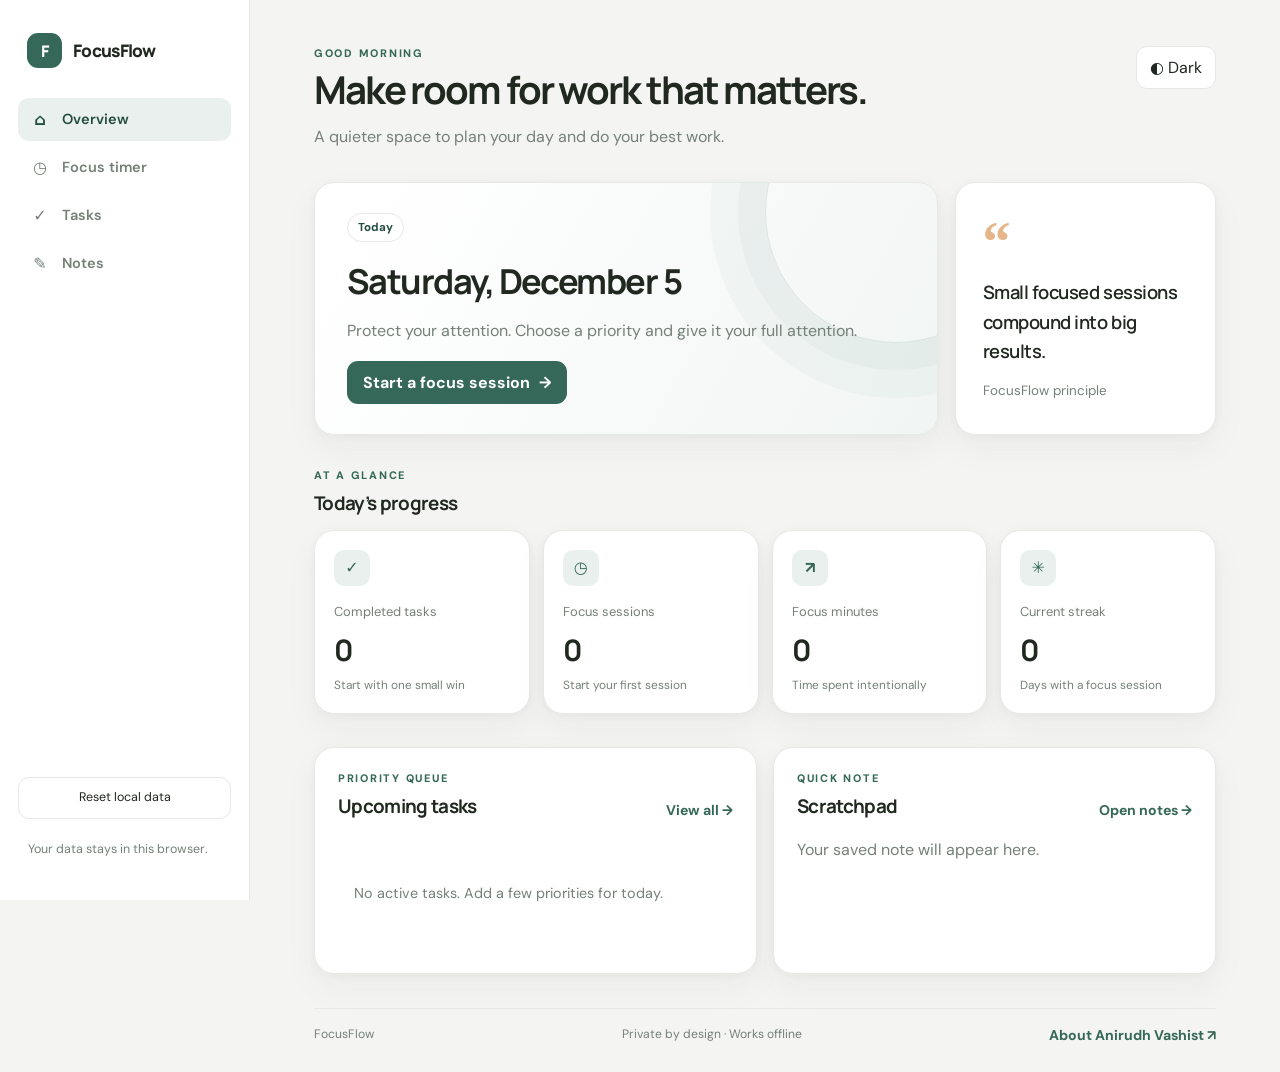
<file: index.html>
<!DOCTYPE html>
<html lang="en">
<head>
  <meta charset="UTF-8">
  <meta name="viewport" content="width=device-width, initial-scale=1.0">
  <meta name="description" content="FocusFlow is a clean productivity workspace for deep work, tasks, notes, and Pomodoro sessions.">
  <meta name="theme-color" content="#f4f5f2">
  <title>FocusFlow — Focus better. Finish more.</title>
  <link rel="icon" href="favicon.svg" type="image/svg+xml">
  <link rel="manifest" href="manifest.webmanifest">
  <link rel="stylesheet" href="style.css">
</head>
<body data-page="home">
  <div class="app-shell">
    <aside class="sidebar" aria-label="Primary navigation">
      <a class="brand" href="index" aria-label="FocusFlow home">
        <span class="brand-mark">F</span><span>FocusFlow</span>
      </a>
      <nav class="nav-list" aria-label="Primary">
        <a class="nav-item active" aria-current="page"><span>⌂</span>Overview</a>
        <a class="nav-item" href="timer"><span>◷</span>Focus timer</a>
        <a class="nav-item" href="tasks"><span>✓</span>Tasks</a>
        <a class="nav-item" href="notes"><span>✎</span>Notes</a>
      </nav>
      <div class="sidebar-footer">
        <button class="ghost-button full" id="clearDataBtn" type="button">Reset local data</button>
        <p>Your data stays in this browser.</p>
      </div>
    </aside>

    <main class="main-content">
      <header class="topbar">
        <div>
          <p class="eyebrow" id="greeting">GOOD EVENING</p>
          <h1>Make room for work that matters.</h1>
          <p class="muted">A quieter space to plan your day and do your best work.</p>
        </div>
        <button class="theme-button" id="themeBtn" type="button" aria-label="Toggle theme">☼ <span>Theme</span></button>
      </header>

      <section class="hero-grid">
        <article class="hero-card gradient-card">
          <div>
            <span class="pill">Today</span>
            <h2 id="dateLabel">Sunday, August 23</h2>
            <p id="todayProgress">Protect your attention. Choose a priority and give it your full attention.</p>
          </div>
          <a class="primary-button" href="/timer">Start a focus session <span>→</span></a>
        </article>
        <article class="quote-card">
          <span class="quote-mark">“</span>
          <p id="quoteText">Small focused sessions compound into big results.</p>
          <span class="muted">FocusFlow principle</span>
        </article>
      </section>

      <section class="section-block">
        <div class="section-heading"><div><p class="eyebrow">AT A GLANCE</p><h2>Today’s progress</h2></div></div>
        <div class="stats-grid">
          <article class="stat-card"><div class="stat-icon">✓</div><span class="muted">Completed tasks</span><strong id="taskCount">0</strong><small id="taskTrend">Keep moving</small></article>
          <article class="stat-card"><div class="stat-icon">◷</div><span class="muted">Focus sessions</span><strong id="sessionCount">0</strong><small id="sessionTrend">Start your first session</small></article>
          <article class="stat-card"><div class="stat-icon">↗</div><span class="muted">Focus minutes</span><strong id="minuteCount">0</strong><small>Time spent intentionally</small></article>
          <article class="stat-card"><div class="stat-icon">✳</div><span class="muted">Current streak</span><strong id="streakCount">0</strong><small>Days with a focus session</small></article>
        </div>
      </section>

      <section class="section-block two-col">
        <article class="panel">
          <div class="section-heading compact"><div><p class="eyebrow">PRIORITY QUEUE</p><h2>Upcoming tasks</h2></div><a class="text-link" href="/tasks">View all →</a></div>
          <div id="taskPreview" class="task-preview empty-state">No tasks yet. Add a few priorities for today.</div>
        </article>
        <article class="panel">
          <div class="section-heading compact"><div><p class="eyebrow">QUICK NOTE</p><h2>Scratchpad</h2></div><a class="text-link" href="/notes">Open notes →</a></div>
          <div class="note-preview" id="notePreview">Your saved note will appear here.</div>
        </article>
      </section>

      <footer class="app-footer"><span>FocusFlow</span><span>Private by design · Works offline</span><a class="text-link" href="https://anirudh-vashist.vercel.app/" target="_blank" rel="noopener noreferrer">About Anirudh Vashist ↗</a></footer>
    </main>
  </div>
  <script src="script.js" defer></script>
</body>
</html>
</file>
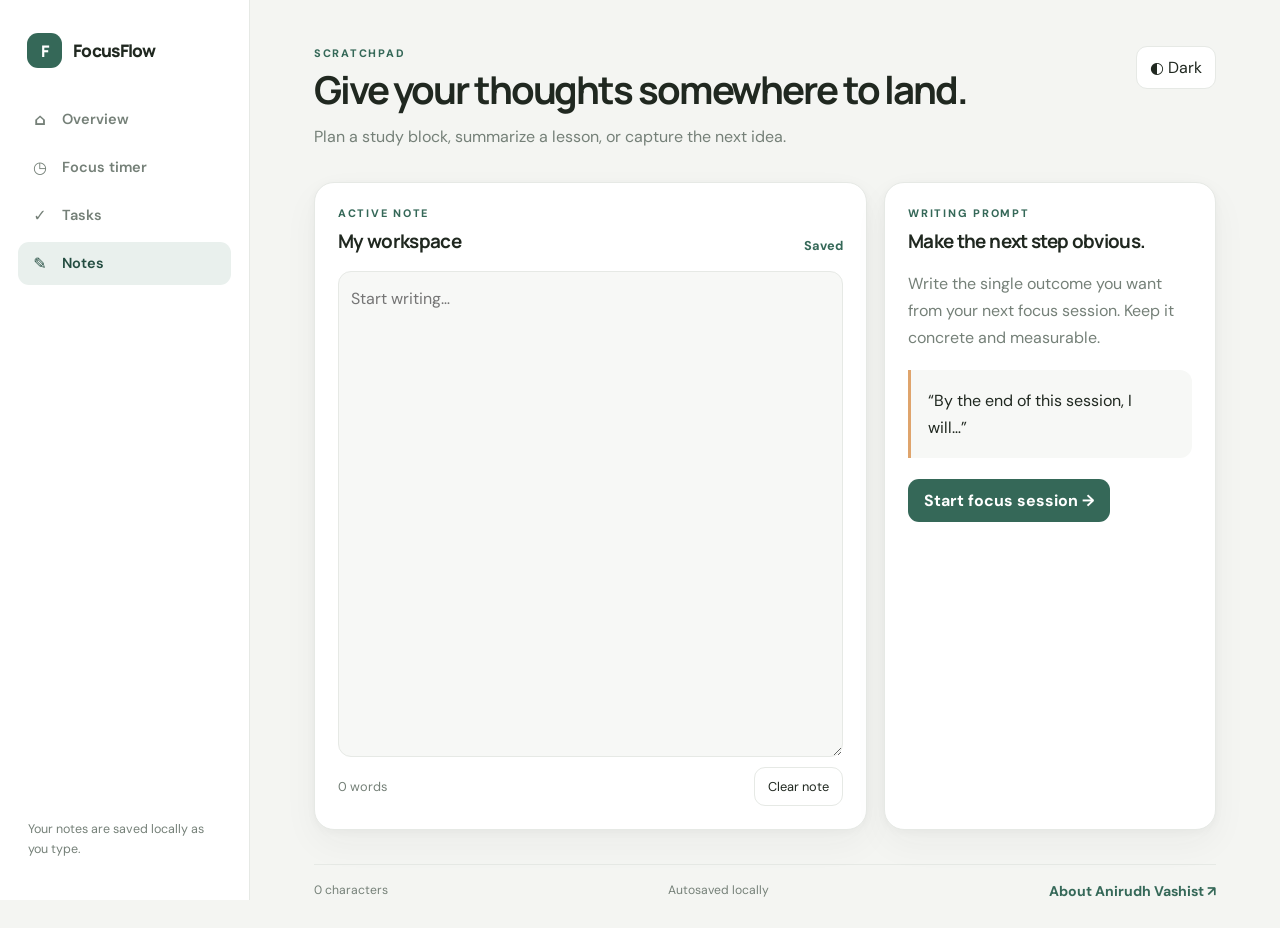
<file: notes/index.html>
<!DOCTYPE html>
<html lang="en">

<head>
    <meta charset="UTF-8">
    <meta name="viewport" content="width=device-width, initial-scale=1.0">
    <meta name="theme-color" content="#f4f5f2">
    <title>Notes — FocusFlow</title>
    <link rel="icon" href="../favicon.svg" type="image/svg+xml">
    <link rel="manifest" href="../manifest.webmanifest">
    <link rel="stylesheet" href="../style.css">
</head>

<body data-page="notes">
    <div class="app-shell">
        <aside class="sidebar"><a class="brand" href="../index.html"><span class="brand-mark">F</span><span>FocusFlow</span></a>
            <nav class="nav-list"><a class="nav-item" href="../index.html"><span>⌂</span>Overview</a><a class="nav-item"
                    href="../timer/index.html"><span>◷</span>Focus timer</a><a class="nav-item"
                    href="../tasks/index.html"><span>✓</span>Tasks</a><a class="nav-item active" aria-current="page"
                    href="index.html"><span>✎</span>Notes</a></nav>
            <div class="sidebar-footer">
                <p>Your notes are saved locally as you type.</p>
            </div>
        </aside>
        <main class="main-content">
            <header class="topbar">
                <div>
                    <p class="eyebrow">SCRATCHPAD</p>
                    <h1>Give your thoughts somewhere to land.</h1>
                    <p class="muted">Plan a study block, summarize a lesson, or capture the next idea.</p>
                </div><button class="theme-button" id="themeBtn" type="button">☼ <span>Theme</span></button>
            </header>
            <section class="notes-layout">
                <article class="panel notes-editor">
                    <div class="section-heading compact">
                        <div>
                            <p class="eyebrow">ACTIVE NOTE</p>
                            <h2>My workspace</h2>
                        </div><span class="save-status" id="saveStatus">Saved</span>
                    </div><textarea id="noteInput" placeholder="Start writing…" spellcheck="true"></textarea>
                    <div class="editor-footer"><span id="wordCount">0 words</span><button class="ghost-button"
                            id="clearNoteBtn" type="button">Clear note</button></div>
                </article>
                <aside class="panel">
                    <p class="eyebrow">WRITING PROMPT</p>
                    <h2>Make the next step obvious.</h2>
                    <p class="muted">Write the single outcome you want from your next focus session. Keep it concrete
                        and measurable.</p>
                    <div class="prompt-card">“By the end of this session, I will…”</div><a href="../timer/index.html"
                        class="primary-button">Start focus session →</a>
                </aside>
            </section>
            <footer class="app-footer"><span id="noteMeta">0 characters</span><span>Autosaved locally</span><a class="text-link" href="https://anirudh-vashist.vercel.app/" target="_blank" rel="noopener noreferrer">About Anirudh Vashist ↗</a></footer>
        </main>
    </div>
    <script src="../script.js" defer></script>
</body>

</html>
</file>
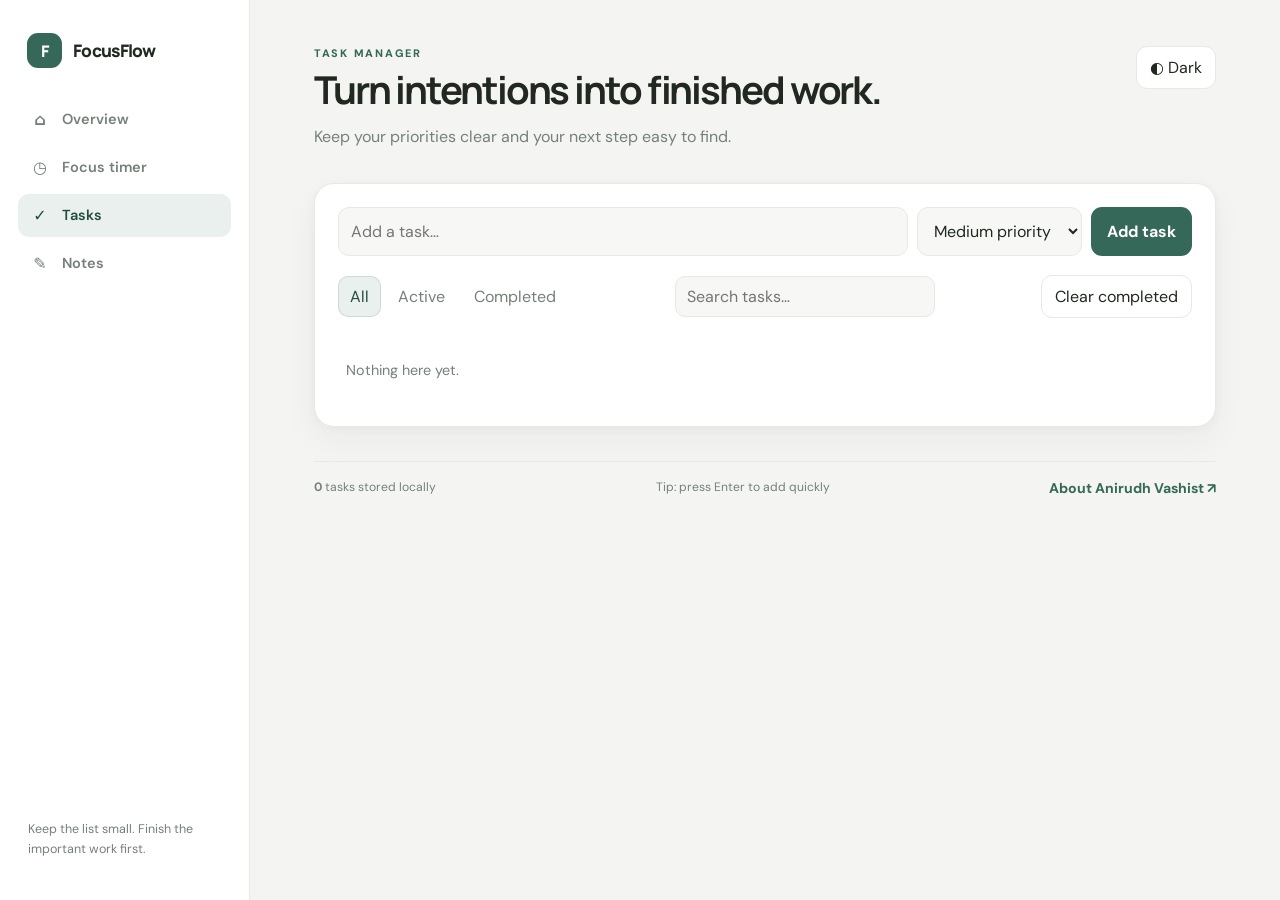
<file: tasks/index.html>
<!DOCTYPE html>
<html lang="en">

<head>
    <meta charset="UTF-8">
    <meta name="viewport" content="width=device-width, initial-scale=1.0">
    <meta name="theme-color" content="#f4f5f2">
    <title>Tasks — FocusFlow</title>
    <link rel="icon" href="../favicon.svg" type="image/svg+xml">
    <link rel="manifest" href="../manifest.webmanifest">
    <link rel="stylesheet" href="../style.css">
</head>

<body data-page="tasks">
    <div class="app-shell">
        <aside class="sidebar"><a class="brand" href="../index.html"><span class="brand-mark">F</span><span>FocusFlow</span></a>
            <nav class="nav-list"><a class="nav-item" href="../index.html"><span>⌂</span>Overview</a><a class="nav-item"
                    href="../timer/index.html"><span>◷</span>Focus timer</a><a class="nav-item active" aria-current="page"
                    href="index.html"><span>✓</span>Tasks</a><a class="nav-item" href="../notes/index.html"><span>✎</span>Notes</a></nav>
            <div class="sidebar-footer">
                <p>Keep the list small. Finish the important work first.</p>
            </div>
        </aside>
        <main class="main-content">
            <header class="topbar">
                <div>
                    <p class="eyebrow">TASK MANAGER</p>
                    <h1>Turn intentions into finished work.</h1>
                    <p class="muted">Keep your priorities clear and your next step easy to find.</p>
                </div><button class="theme-button" id="themeBtn" type="button">☼ <span>Theme</span></button>
            </header>
            <section class="section-block">
                <article class="panel task-manager">
                    <form id="taskForm" class="task-form"><input id="taskInput" maxlength="120" autocomplete="off"
                            placeholder="Add a task…" aria-label="New task"><select id="priorityInput"
                            aria-label="Task priority">
                            <option value="high">High priority</option>
                            <option value="medium" selected>Medium priority</option>
                            <option value="low">Low priority</option>
                        </select><button class="primary-button" type="submit">Add task</button></form>
                    <div class="task-toolbar">
                        <div class="filters" role="group" aria-label="Task filters"><button class="filter-btn active"
                                data-filter="all" aria-pressed="true">All</button><button class="filter-btn"
                                data-filter="active" aria-pressed="false">Active</button><button class="filter-btn"
                                data-filter="completed" aria-pressed="false">Completed</button></div><input class="task-search" id="taskSearch" type="search" placeholder="Search tasks…" aria-label="Search tasks"><button class="ghost-button"
                            id="clearCompletedBtn" type="button">Clear completed</button>
                    </div>
                    <div id="taskList" class="task-list"></div>
                </article>
            </section>
            <footer class="app-footer"><span><strong id="taskTotal">0</strong> tasks stored locally</span><span>Tip:
                    press Enter to add quickly</span><a class="text-link" href="https://anirudh-vashist.vercel.app/" target="_blank" rel="noopener noreferrer">About Anirudh Vashist ↗</a></footer>
        </main>
    </div>
    <script src="../script.js" defer></script>
</body>

</html>
</file>
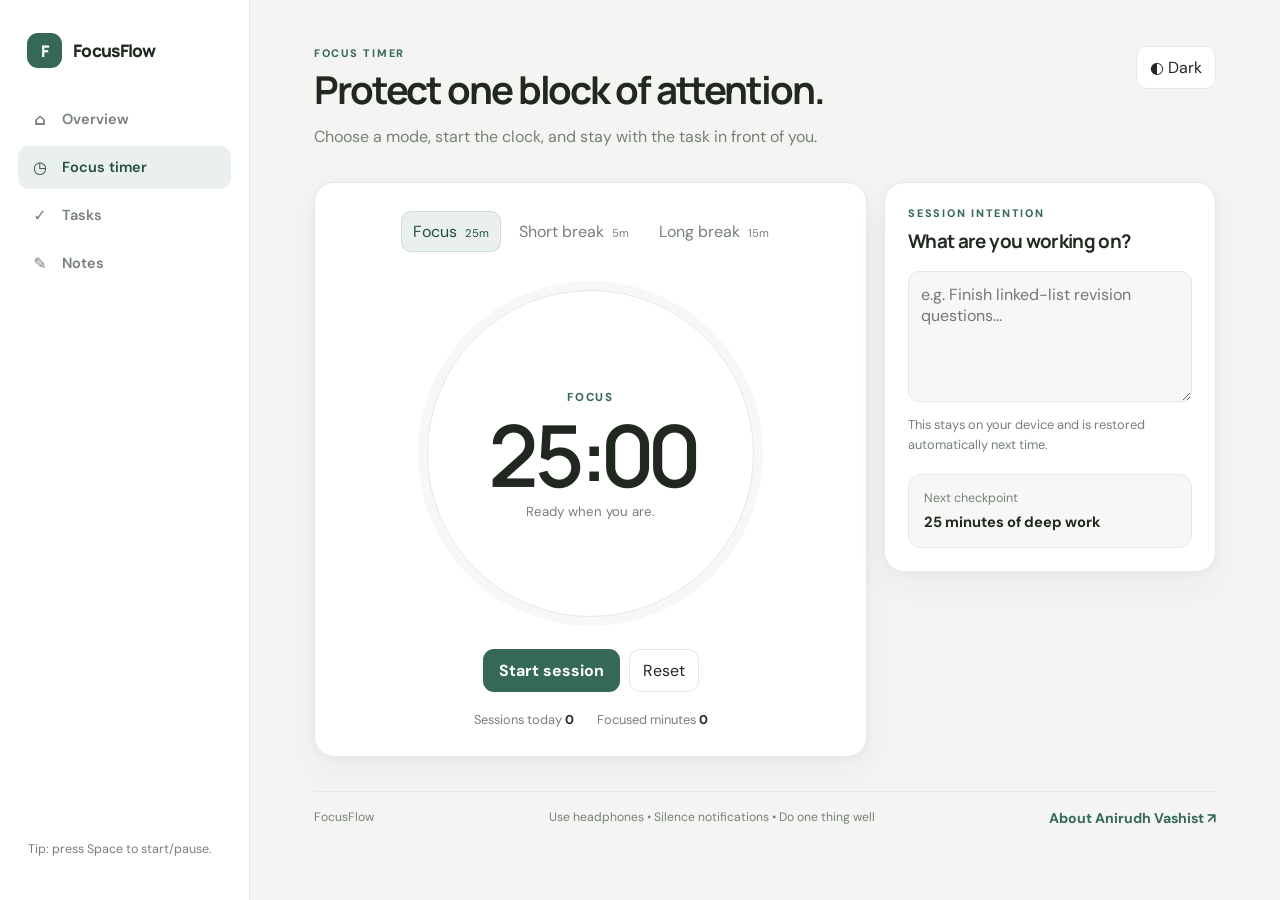
<file: timer/index.html>
<!DOCTYPE html>
<html lang="en">

<head>
  <meta charset="UTF-8">
  <meta name="viewport" content="width=device-width, initial-scale=1.0">
  <meta name="theme-color" content="#f4f5f2">
  <title>Focus Timer — FocusFlow</title>
  <link rel="icon" href="../favicon.svg" type="image/svg+xml">
  <link rel="manifest" href="../manifest.webmanifest">
  <link rel="stylesheet" href="../style.css">
</head>

<body data-page="timer">
  <div class="app-shell">
    <aside class="sidebar"><a class="brand" href="../index.html"><span class="brand-mark">F</span><span>FocusFlow</span></a>
      <nav class="nav-list"><a class="nav-item" href="../index.html"><span>⌂</span>Overview</a><a class="nav-item active" aria-current="page"
          href="index.html"><span>◷</span>Focus timer</a><a class="nav-item" href="../tasks/index.html"><span>✓</span>Tasks</a><a
          class="nav-item" href="../notes/index.html"><span>✎</span>Notes</a></nav>
      <div class="sidebar-footer">
        <p>Tip: press Space to start/pause.</p>
      </div>
    </aside>
    <main class="main-content">
      <header class="topbar">
        <div>
          <p class="eyebrow">FOCUS TIMER</p>
          <h1>Protect one block of attention.</h1>
          <p class="muted">Choose a mode, start the clock, and stay with the task in front of you.</p>
        </div><button class="theme-button" id="themeBtn" type="button">☼ <span>Theme</span></button>
      </header>
      <section class="timer-layout">
        <article class="timer-card">
          <div class="timer-modes"><button data-mode="focus" class="mode-btn active">Focus
              <span>25m</span></button><button data-mode="short" class="mode-btn">Short break
              <span>5m</span></button><button data-mode="long" class="mode-btn">Long break <span>15m</span></button>
          </div>
          <div class="timer-ring">
            <div class="timer-ring-inner"><span class="muted" id="timerLabel">FOCUS</span><strong
                id="timer">25:00</strong><span id="timerStatus">Ready when you are.</span></div>
          </div>
          <div class="timer-actions"><button class="primary-button" id="timerToggle" type="button">Start
              session</button><button class="secondary-button" id="timerReset" type="button">Reset</button></div>
          <div class="timer-meta"><span>Sessions today <strong id="timerSessions">0</strong></span><span>Focused minutes
              <strong id="timerMinutes">0</strong></span></div>
        </article>
        <aside class="panel session-panel">
          <p class="eyebrow">SESSION INTENTION</p>
          <h2>What are you working on?</h2><textarea id="sessionIntent" rows="5"
            placeholder="e.g. Finish linked-list revision questions..."></textarea>
          <p class="helper">This stays on your device and is restored automatically next time.</p>
          <div class="mini-card"><span>Next checkpoint</span><strong id="checkpoint">25 minutes of deep work</strong>
          </div>
        </aside>
      </section>
      <footer class="app-footer"><span>FocusFlow</span><span>Use headphones • Silence notifications • Do one thing
          well</span><a class="text-link" href="https://anirudh-vashist.vercel.app/" target="_blank" rel="noopener noreferrer">About Anirudh Vashist ↗</a></footer>
    </main>
  </div>
  <script src="../script.js" defer></script>
</body>

</html>
</file>
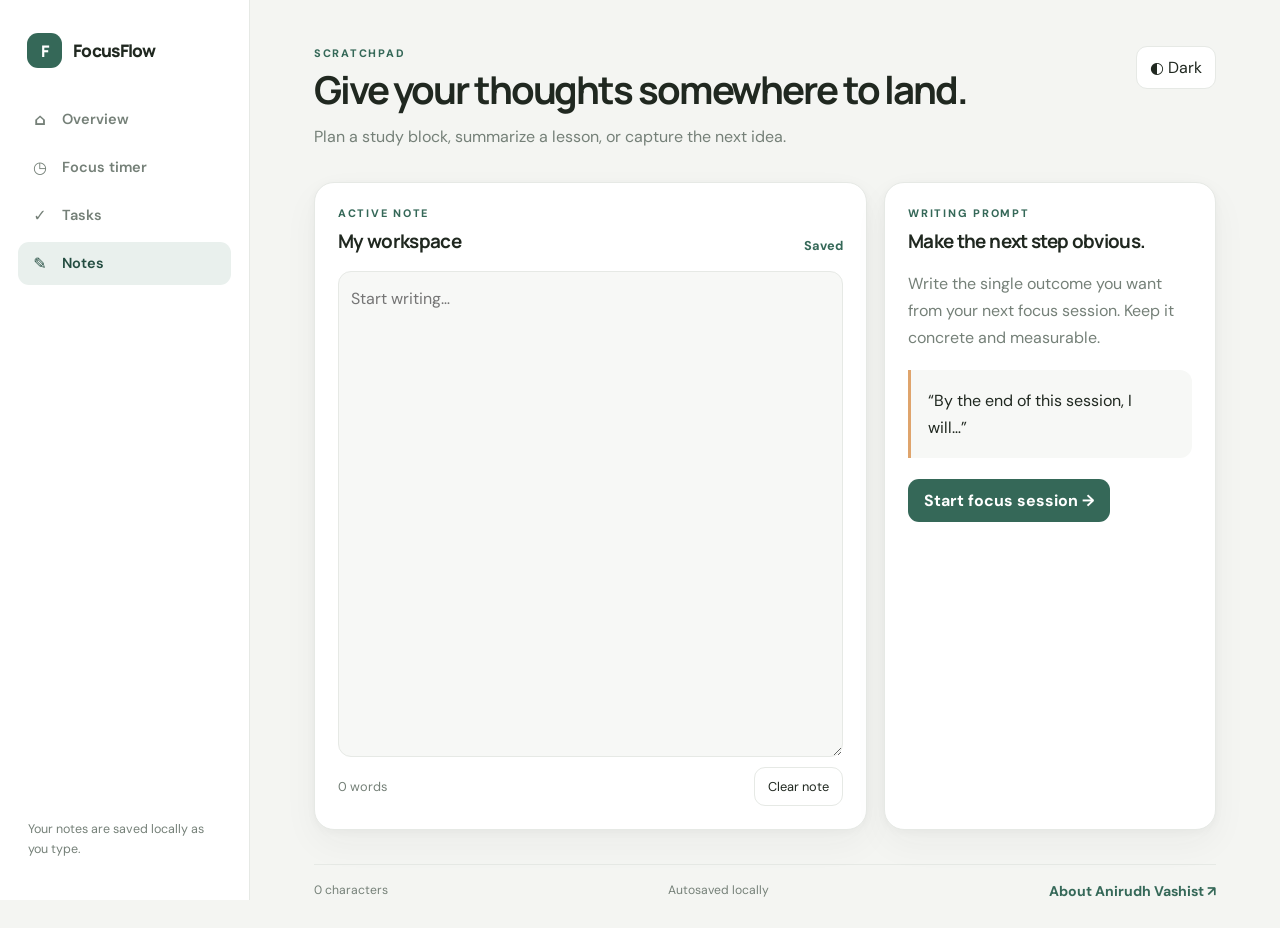
<file: notes.html>
<!DOCTYPE html>
<html lang="en">

<head>
    <meta charset="UTF-8">
    <meta name="viewport" content="width=device-width, initial-scale=1.0">
    <meta name="theme-color" content="#f4f5f2">
    <title>Notes — FocusFlow</title>
    <link rel="icon" href="../favicon.svg" type="image/svg+xml">
    <link rel="manifest" href="../manifest.webmanifest">
    <link rel="stylesheet" href="../style.css">
</head>

<body data-page="notes">
    <div class="app-shell">
        <aside class="sidebar"><a class="brand" href="/"><span class="brand-mark">F</span><span>FocusFlow</span></a>
            <nav class="nav-list"><a class="nav-item" href="/"><span>⌂</span>Overview</a><a class="nav-item"
                    href="/timer"><span>◷</span>Focus timer</a><a class="nav-item"
                    href="/tasks"><span>✓</span>Tasks</a><a class="nav-item active" aria-current="page"
                    href="/notes"><span>✎</span>Notes</a></nav>
            <div class="sidebar-footer">
                <p>Your notes are saved locally as you type.</p>
            </div>
        </aside>
        <main class="main-content">
            <header class="topbar">
                <div>
                    <p class="eyebrow">SCRATCHPAD</p>
                    <h1>Give your thoughts somewhere to land.</h1>
                    <p class="muted">Plan a study block, summarize a lesson, or capture the next idea.</p>
                </div><button class="theme-button" id="themeBtn" type="button">☼ <span>Theme</span></button>
            </header>
            <section class="notes-layout">
                <article class="panel notes-editor">
                    <div class="section-heading compact">
                        <div>
                            <p class="eyebrow">ACTIVE NOTE</p>
                            <h2>My workspace</h2>
                        </div><span class="save-status" id="saveStatus">Saved</span>
                    </div><textarea id="noteInput" placeholder="Start writing…" spellcheck="true"></textarea>
                    <div class="editor-footer"><span id="wordCount">0 words</span><button class="ghost-button"
                            id="clearNoteBtn" type="button">Clear note</button></div>
                </article>
                <aside class="panel">
                    <p class="eyebrow">WRITING PROMPT</p>
                    <h2>Make the next step obvious.</h2>
                    <p class="muted">Write the single outcome you want from your next focus session. Keep it concrete
                        and measurable.</p>
                    <div class="prompt-card">“By the end of this session, I will…”</div><a href="/timer"
                        class="primary-button">Start focus session →</a>
                </aside>
            </section>
            <footer class="app-footer"><span id="noteMeta">0 characters</span><span>Autosaved locally</span><a class="text-link" href="https://anirudh-vashist.vercel.app/" target="_blank" rel="noopener noreferrer">About Anirudh Vashist ↗</a></footer>
        </main>
    </div>
    <script src="../script.js" defer></script>
</body>

</html>
</file>
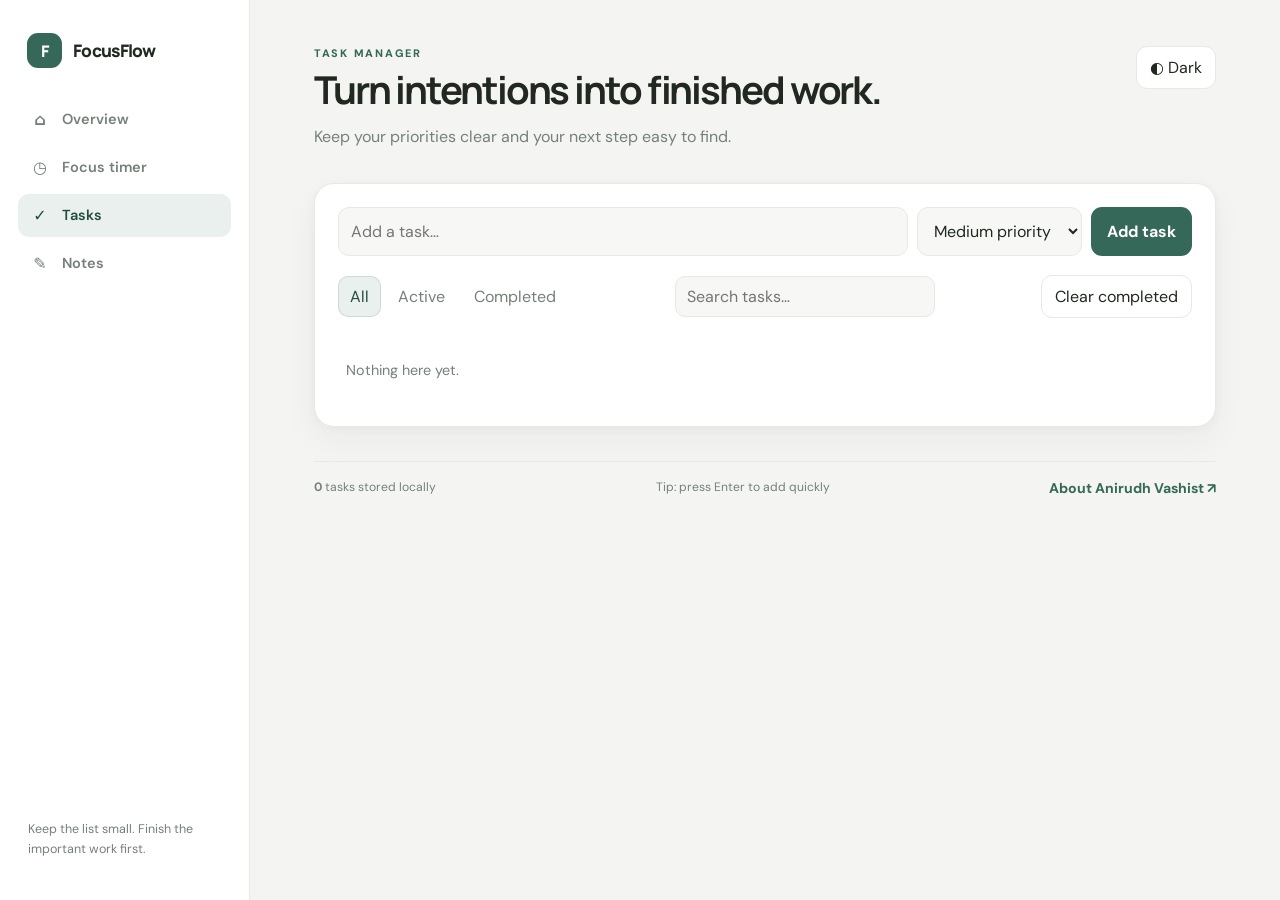
<file: tasks.html>
<!DOCTYPE html>
<html lang="en">

<head>
    <meta charset="UTF-8">
    <meta name="viewport" content="width=device-width, initial-scale=1.0">
    <meta name="theme-color" content="#f4f5f2">
    <title>Tasks — FocusFlow</title>
    <link rel="icon" href="../favicon.svg" type="image/svg+xml">
    <link rel="manifest" href="../manifest.webmanifest">
    <link rel="stylesheet" href="../style.css">
</head>

<body data-page="tasks">
    <div class="app-shell">
        <aside class="sidebar"><a class="brand" href="/"><span class="brand-mark">F</span><span>FocusFlow</span></a>
            <nav class="nav-list"><a class="nav-item" href="/"><span>⌂</span>Overview</a><a class="nav-item"
                    href="/timer"><span>◷</span>Focus timer</a><a class="nav-item active" aria-current="page"
                    href="/tasks"><span>✓</span>Tasks</a><a class="nav-item" href="/notes"><span>✎</span>Notes</a></nav>
            <div class="sidebar-footer">
                <p>Keep the list small. Finish the important work first.</p>
            </div>
        </aside>
        <main class="main-content">
            <header class="topbar">
                <div>
                    <p class="eyebrow">TASK MANAGER</p>
                    <h1>Turn intentions into finished work.</h1>
                    <p class="muted">Keep your priorities clear and your next step easy to find.</p>
                </div><button class="theme-button" id="themeBtn" type="button">☼ <span>Theme</span></button>
            </header>
            <section class="section-block">
                <article class="panel task-manager">
                    <form id="taskForm" class="task-form"><input id="taskInput" maxlength="120" autocomplete="off"
                            placeholder="Add a task…" aria-label="New task"><select id="priorityInput"
                            aria-label="Task priority">
                            <option value="high">High priority</option>
                            <option value="medium" selected>Medium priority</option>
                            <option value="low">Low priority</option>
                        </select><button class="primary-button" type="submit">Add task</button></form>
                    <div class="task-toolbar">
                        <div class="filters" role="group" aria-label="Task filters"><button class="filter-btn active"
                                data-filter="all" aria-pressed="true">All</button><button class="filter-btn"
                                data-filter="active" aria-pressed="false">Active</button><button class="filter-btn"
                                data-filter="completed" aria-pressed="false">Completed</button></div><input class="task-search" id="taskSearch" type="search" placeholder="Search tasks…" aria-label="Search tasks"><button class="ghost-button"
                            id="clearCompletedBtn" type="button">Clear completed</button>
                    </div>
                    <div id="taskList" class="task-list"></div>
                </article>
            </section>
            <footer class="app-footer"><span><strong id="taskTotal">0</strong> tasks stored locally</span><span>Tip:
                    press Enter to add quickly</span><a class="text-link" href="https://anirudh-vashist.vercel.app/" target="_blank" rel="noopener noreferrer">About Anirudh Vashist ↗</a></footer>
        </main>
    </div>
    <script src="../script.js" defer></script>
</body>

</html>
</file>
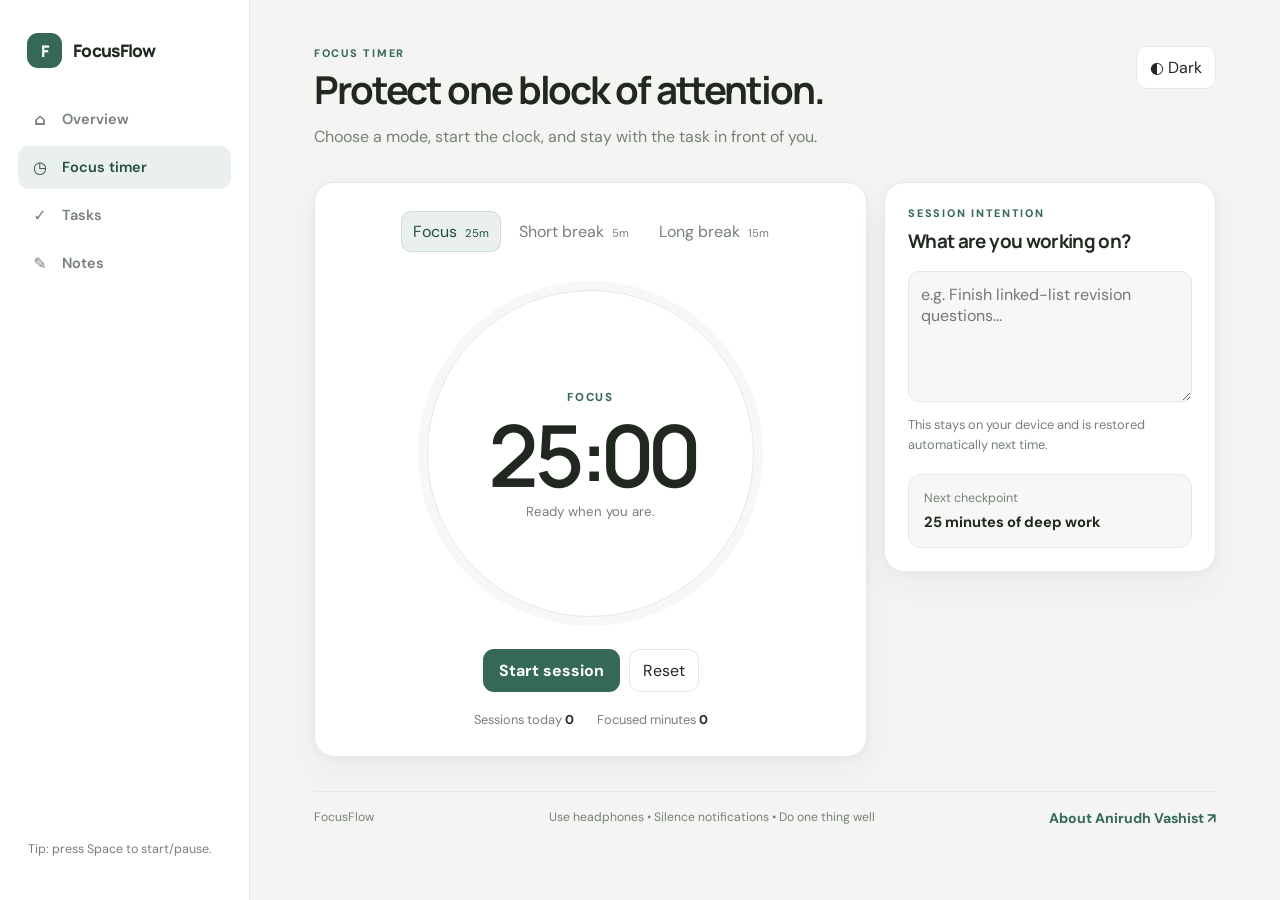
<file: timer.html>
<!DOCTYPE html>
<html lang="en">

<head>
  <meta charset="UTF-8">
  <meta name="viewport" content="width=device-width, initial-scale=1.0">
  <meta name="theme-color" content="#f4f5f2">
  <title>Focus Timer — FocusFlow</title>
  <link rel="icon" href="../favicon.svg" type="image/svg+xml">
  <link rel="manifest" href="../manifest.webmanifest">
  <link rel="stylesheet" href="../style.css">
</head>

<body data-page="timer">
  <div class="app-shell">
    <aside class="sidebar"><a class="brand" href="/"><span class="brand-mark">F</span><span>FocusFlow</span></a>
      <nav class="nav-list"><a class="nav-item" href="/"><span>⌂</span>Overview</a><a class="nav-item active" aria-current="page"
          href="/timer"><span>◷</span>Focus timer</a><a class="nav-item" href="/tasks"><span>✓</span>Tasks</a><a
          class="nav-item" href="/notes"><span>✎</span>Notes</a></nav>
      <div class="sidebar-footer">
        <p>Tip: press Space to start/pause.</p>
      </div>
    </aside>
    <main class="main-content">
      <header class="topbar">
        <div>
          <p class="eyebrow">FOCUS TIMER</p>
          <h1>Protect one block of attention.</h1>
          <p class="muted">Choose a mode, start the clock, and stay with the task in front of you.</p>
        </div><button class="theme-button" id="themeBtn" type="button">☼ <span>Theme</span></button>
      </header>
      <section class="timer-layout">
        <article class="timer-card">
          <div class="timer-modes"><button data-mode="focus" class="mode-btn active">Focus
              <span>25m</span></button><button data-mode="short" class="mode-btn">Short break
              <span>5m</span></button><button data-mode="long" class="mode-btn">Long break <span>15m</span></button>
          </div>
          <div class="timer-ring">
            <div class="timer-ring-inner"><span class="muted" id="timerLabel">FOCUS</span><strong
                id="timer">25:00</strong><span id="timerStatus">Ready when you are.</span></div>
          </div>
          <div class="timer-actions"><button class="primary-button" id="timerToggle" type="button">Start
              session</button><button class="secondary-button" id="timerReset" type="button">Reset</button></div>
          <div class="timer-meta"><span>Sessions today <strong id="timerSessions">0</strong></span><span>Focused minutes
              <strong id="timerMinutes">0</strong></span></div>
        </article>
        <aside class="panel session-panel">
          <p class="eyebrow">SESSION INTENTION</p>
          <h2>What are you working on?</h2><textarea id="sessionIntent" rows="5"
            placeholder="e.g. Finish linked-list revision questions..."></textarea>
          <p class="helper">This stays on your device and is restored automatically next time.</p>
          <div class="mini-card"><span>Next checkpoint</span><strong id="checkpoint">25 minutes of deep work</strong>
          </div>
        </aside>
      </section>
      <footer class="app-footer"><span>FocusFlow</span><span>Use headphones • Silence notifications • Do one thing
          well</span><a class="text-link" href="https://anirudh-vashist.vercel.app/" target="_blank" rel="noopener noreferrer">About Anirudh Vashist ↗</a></footer>
    </main>
  </div>
  <script src="../script.js" defer></script>
</body>

</html>
</file>
<file: style.css>
@import url('https://fonts.googleapis.com/css2?family=DM+Sans:wght@400;500;600;700;800&family=Manrope:wght@400;500;600;700;800&display=swap');

:root {
    color-scheme: light;
    --bg: #f4f5f2;
    --surface: #fff;
    --surface-2: #f7f8f6;
    --border: #e6e9e5;
    --text: #202820;
    --muted: #758078;
    --primary: #356858;
    --primary-strong: #244d41;
    --primary-soft: #e9f0ed;
    --accent: #dfa46c;
    --shadow: 0 2px 8px #28362c0a, 0 14px 36px #28362c0b;
    --radius: 20px;
    --ease: cubic-bezier(.2, .8, .2, 1)
}

body.dark {
    color-scheme: dark;
    --bg: #171d1a;
    --surface: #202824;
    --surface-2: #27302b;
    --border: #313c35;
    --text: #eff3ef;
    --muted: #a1ada4;
    --primary: #80ad99;
    --primary-strong: #95bea8;
    --primary-soft: #2a3931;
    --accent: #e6b078;
    --shadow: 0 2px 8px #0003, 0 14px 36px #0002
}

* {
    box-sizing: border-box
}

html {
    min-height: 100%;
    scroll-behavior: smooth
}

body {
    margin: 0;
    min-height: 100vh;
    font-family: 'DM Sans', ui-sans-serif, system-ui, -apple-system, 'Segoe UI', sans-serif;
    background: var(--bg);
    color: var(--text);
    transition: background .25s, color .25s
}

button,
input,
textarea,
select {
    font: inherit
}

.app-shell {
    display: grid;
    grid-template-columns: 250px minmax(0, 1fr);
    min-height: 100vh
}

.sidebar {
    position: sticky;
    top: 0;
    height: 100vh;
    padding: 26px 18px 20px;
    background: var(--surface);
    border-right: 1px solid var(--border);
    display: flex;
    flex-direction: column;
    z-index: 10
}

.brand {
    display: flex;
    align-items: center;
    gap: 11px;
    padding: 7px 9px 30px;
    color: var(--text);
    text-decoration: none;
    font: 800 1.08rem Manrope, sans-serif;
    letter-spacing: -.04em
}

.brand-mark {
    width: 35px;
    height: 35px;
    display: grid;
    place-items: center;
    border-radius: 11px;
    background: var(--primary);
    color: white;
    font: 800 1rem Manrope, sans-serif
}

.nav-list {
    display: grid;
    gap: 5px
}

.nav-item {
    display: flex;
    align-items: center;
    gap: 12px;
    padding: 11px 12px;
    border-radius: 11px;
    color: var(--muted);
    text-decoration: none;
    font-weight: 600;
    font-size: .91rem;
    transition: background .2s, color .2s, transform .2s
}

.nav-item span {
    width: 20px;
    text-align: center;
    font-size: 1rem
}

.nav-item:hover {
    background: var(--surface-2);
    color: var(--text);
    transform: translateX(2px)
}

.nav-item.active {
    background: var(--primary-soft);
    color: var(--primary-strong)
}

.sidebar-footer {
    margin-top: auto;
    color: var(--muted);
    font-size: .78rem;
    line-height: 1.6
}

.sidebar-footer p {
    padding: 8px 10px
}

.main-content {
    width: min(1380px, 100%);
    min-width: 0;
    margin: 0 auto;
    padding: 46px clamp(24px, 5vw, 68px) 28px
}

.topbar {
    display: flex;
    align-items: flex-start;
    justify-content: space-between;
    gap: 24px;
    margin-bottom: 32px
}

.eyebrow {
    margin: 0 0 8px;
    color: var(--primary);
    font-size: .68rem;
    font-weight: 800;
    letter-spacing: .16em;
    text-transform: uppercase
}

.topbar h1 {
    max-width: 820px;
    margin: 0;
    font: 700 clamp(1.9rem, 3vw, 2.75rem)/1.17 Manrope, sans-serif;
    letter-spacing: -.055em
}

.muted {
    color: var(--muted);
    line-height: 1.7
}

.topbar .muted {
    margin: 10px 0 0
}

.theme-button,
.ghost-button,
.secondary-button {
    border: 1px solid var(--border);
    background: var(--surface);
    color: var(--text);
    border-radius: 11px;
    padding: 10px 13px;
    cursor: pointer;
    transition: border .18s, background .18s, transform .18s
}

.theme-button:hover,
.ghost-button:hover,
.secondary-button:hover {
    border-color: var(--primary);
    transform: translateY(-1px)
}

.hero-grid {
    display: grid;
    grid-template-columns: minmax(0, 1.55fr) minmax(220px, .65fr);
    gap: 17px
}

.gradient-card,
.quote-card,
.panel,
.stat-card,
.timer-card {
    border: 1px solid var(--border);
    background: var(--surface);
    box-shadow: var(--shadow);
    border-radius: var(--radius)
}

.gradient-card {
    position: relative;
    overflow: hidden;
    min-height: 250px;
    padding: 30px 32px;
    display: flex;
    flex-direction: column;
    align-items: flex-start;
    justify-content: space-between;
    background: linear-gradient(120deg, var(--surface) 8%, var(--primary-soft) 150%)
}

.gradient-card:after {
    content: "";
    position: absolute;
    width: 260px;
    height: 260px;
    border: 1px solid rgba(53, 104, 88, .14);
    border-radius: 50%;
    right: -90px;
    top: -102px;
    box-shadow: 0 0 0 27px rgba(53, 104, 88, .04), 0 0 0 55px rgba(53, 104, 88, .03);
    pointer-events: none
}

.gradient-card>* {
    position: relative;
    z-index: 1
}

.gradient-card h2,
.quote-card p,
.panel h2 {
    margin: 0
}

.gradient-card h2 {
    font: 700 clamp(1.55rem, 2.8vw, 2.15rem)/1.2 Manrope, sans-serif;
    letter-spacing: -.045em
}

.gradient-card p {
    max-width: 590px;
    color: var(--muted);
    line-height: 1.7
}

.pill {
    display: inline-flex;
    align-items: center;
    padding: 6px 10px;
    margin-bottom: 18px;
    border: 1px solid var(--border);
    border-radius: 999px;
    background: var(--surface);
    color: var(--primary-strong);
    font-size: .72rem;
    font-weight: 700
}

.primary-button {
    display: inline-flex;
    align-items: center;
    justify-content: center;
    gap: 9px;
    padding: 11px 16px;
    border: 0;
    border-radius: 11px;
    background: var(--primary);
    color: #fff;
    text-decoration: none;
    font-weight: 700;
    cursor: pointer;
    transition: background .2s, transform .2s, box-shadow .2s
}

.primary-button:hover {
    background: var(--primary-strong);
    transform: translateY(-2px);
    box-shadow: 0 8px 18px rgba(53, 104, 88, .2)
}

.quote-card {
    padding: 27px;
    display: flex;
    flex-direction: column;
    justify-content: center
}

.quote-mark {
    color: var(--accent);
    font: 700 3.5rem/1 Georgia, serif;
    opacity: .8
}

.quote-card p {
    margin: 8px 0 13px;
    font: 600 1.15rem/1.6 Manrope, sans-serif;
    letter-spacing: -.025em
}

.quote-card .muted {
    font-size: .84rem
}

.section-block {
    margin-top: 33px
}

.section-heading {
    display: flex;
    align-items: end;
    justify-content: space-between;
    margin-bottom: 14px
}

.section-heading h2,
.panel h2 {
    font: 700 1.18rem Manrope, sans-serif;
    letter-spacing: -.035em
}

.section-heading h2 {
    margin: 0
}

.compact {
    margin-bottom: 17px
}

.text-link {
    color: var(--primary);
    text-decoration: none;
    font-weight: 700;
    font-size: .88rem
}

.text-link:hover {
    text-decoration: underline
}

.stats-grid {
    display: grid;
    grid-template-columns: repeat(4, minmax(0, 1fr));
    gap: 13px
}

.stat-card {
    padding: 19px;
    transition: transform .25s var(--ease), box-shadow .25s var(--ease)
}

.stat-card:hover {
    transform: translateY(-3px);
    box-shadow: 0 12px 26px #28362c12
}

.stat-icon {
    width: 36px;
    height: 36px;
    display: grid;
    place-items: center;
    border-radius: 10px;
    background: var(--primary-soft);
    color: var(--primary);
    font-weight: 800;
    margin-bottom: 14px
}

.stat-card>.muted {
    font-size: .81rem
}

.stat-card strong {
    display: block;
    margin: 6px 0 3px;
    font: 700 1.85rem Manrope, sans-serif;
    letter-spacing: -.06em
}

.stat-card small {
    color: var(--muted);
    font-size: .74rem
}

.two-col {
    display: grid;
    grid-template-columns: 1fr 1fr;
    gap: 16px
}

.panel {
    padding: 23px
}

.task-preview {
    display: grid;
    gap: 8px
}

.preview-task,
.task-row {
    display: flex;
    align-items: center;
    gap: 12px;
    padding: 12px 13px;
    border: 1px solid var(--border);
    border-radius: 12px;
    background: var(--surface);
    transition: border-color .2s, background .2s, transform .2s
}

.preview-task:hover,
.task-row:hover {
    border-color: #b9cbc3;
    transform: translateY(-1px)
}

.preview-task .priority-dot,
.priority-dot {
    width: 8px;
    height: 8px;
    border-radius: 99px;
    flex: 0 0 auto
}

.priority-high {
    background: #c66a62
}

.priority-medium {
    background: #d5a04d
}

.priority-low {
    background: #668e79
}

.empty-state {
    color: var(--muted);
    padding: 24px 8px;
    font-size: .9rem
}

.note-preview {
    min-height: 112px;
    color: var(--muted);
    line-height: 1.8;
    white-space: pre-wrap;
    overflow-wrap: anywhere
}

.app-footer {
    display: flex;
    justify-content: space-between;
    gap: 18px;
    margin-top: 34px;
    padding-top: 17px;
    border-top: 1px solid var(--border);
    color: var(--muted);
    font-size: .76rem
}

.full {
    width: 100%
}

/* Timer */
.timer-layout,
.notes-layout {
    display: grid;
    grid-template-columns: minmax(0, 1.25fr) minmax(260px, .75fr);
    gap: 17px
}

.timer-card {
    padding: 28px
}

.timer-modes {
    display: flex;
    justify-content: center;
    gap: 6px;
    flex-wrap: wrap
}

.mode-btn,
.filter-btn {
    padding: 9px 11px;
    border: 1px solid transparent;
    background: transparent;
    color: var(--muted);
    border-radius: 10px;
    cursor: pointer;
    transition: background .18s, color .18s, border .18s
}

.mode-btn span {
    margin-left: 4px;
    font-size: .7rem
}

.mode-btn:hover,
.filter-btn:hover {
    color: var(--text);
    background: var(--surface-2)
}

.mode-btn.active,
.filter-btn.active {
    background: var(--primary-soft);
    color: var(--primary-strong);
    border-color: rgba(53, 104, 88, .15)
}

.timer-ring {
    --progress: 0deg;
    width: min(345px, 67vw);
    aspect-ratio: 1;
    margin: 29px auto 23px;
    padding: 9px;
    border-radius: 50%;
    display: grid;
    place-items: center;
    background: conic-gradient(var(--primary) var(--progress), var(--surface-2) var(--progress));
    transition: background .4s
}

.timer-ring-inner {
    width: 100%;
    height: 100%;
    border: 1px solid var(--border);
    border-radius: 50%;
    background: var(--surface);
    display: flex;
    flex-direction: column;
    align-items: center;
    justify-content: center;
    text-align: center
}

.timer-ring-inner>span:first-child {
    color: var(--primary);
    font-size: .72rem;
    font-weight: 800;
    letter-spacing: .15em
}

.timer-ring strong {
    margin: 5px 0;
    font: 600 clamp(3.7rem, 8vw, 5.35rem)/1 Manrope, sans-serif;
    letter-spacing: -.075em;
    font-variant-numeric: tabular-nums
}

.timer-ring span:last-child {
    max-width: 220px;
    padding: 0 8px;
    color: var(--muted);
    font-size: .83rem
}

.timer-actions {
    display: flex;
    justify-content: center;
    gap: 9px
}

.timer-meta {
    display: flex;
    justify-content: center;
    gap: 23px;
    margin-top: 19px;
    color: var(--muted);
    font-size: .8rem
}

.timer-meta strong {
    color: var(--text)
}

.session-panel {
    align-self: start
}

.session-panel textarea {
    display: block;
    width: 100%;
    min-height: 130px;
    margin-top: 17px;
    resize: vertical
}

.helper {
    font-size: .8rem;
    color: var(--muted);
    line-height: 1.6
}

.mini-card {
    margin-top: 18px;
    padding: 15px;
    border: 1px solid var(--border);
    border-radius: 13px;
    background: var(--surface-2)
}

.mini-card span,
.mini-card strong {
    display: block
}

.mini-card span {
    color: var(--muted);
    font-size: .78rem
}

.mini-card strong {
    margin-top: 6px;
    font-size: .92rem
}

/* Tasks */
.task-form {
    display: grid;
    grid-template-columns: minmax(0, 1fr) 165px auto;
    gap: 9px
}

.task-form input,
.task-form select,
.notes-editor textarea,
.session-panel textarea {
    border: 1px solid var(--border);
    outline: 0;
    background: var(--surface-2);
    color: var(--text);
    border-radius: 11px;
    padding: 12px;
    transition: border .2s, box-shadow .2s
}

.task-form input:focus,
.task-form select:focus,
.notes-editor textarea:focus,
.session-panel textarea:focus {
    border-color: var(--primary);
    box-shadow: 0 0 0 3px rgba(53, 104, 88, .12)
}

.task-toolbar {
    display: flex;
    align-items: center;
    justify-content: space-between;
    gap: 12px;
    margin: 19px 0
}

.filters {
    display: flex;
    gap: 5px
}

.task-list {
    display: grid;
    gap: 8px
}

.task-row {
    justify-content: space-between;
    animation: rise .25s var(--ease) both
}

.task-main {
    display: flex;
    align-items: center;
    gap: 11px;
    min-width: 0
}

.check-btn {
    width: 23px;
    height: 23px;
    display: grid;
    place-items: center;
    border: 1px solid var(--border);
    border-radius: 7px;
    background: var(--surface);
    color: white;
    cursor: pointer;
    flex: 0 0 auto
}

.task-row.completed .check-btn {
    background: var(--primary);
    border-color: var(--primary)
}

.task-row.completed .task-text {
    text-decoration: line-through;
    color: var(--muted)
}

.task-text {
    font-weight: 600;
    overflow: hidden;
    text-overflow: ellipsis;
    white-space: nowrap
}

.delete-task {
    padding: 5px;
    border: 0;
    background: transparent;
    color: var(--muted);
    font-size: 1rem;
    cursor: pointer
}

.delete-task:hover {
    color: #c66a62
}

.task-search {
    width: min(260px, 100%);
    padding: 9px 11px;
    border: 1px solid var(--border);
    border-radius: 10px;
    background: var(--surface-2);
    color: var(--text);
    outline: 0
}

.task-search:focus {
    border-color: var(--primary)
}

/* Notes */
.notes-editor textarea {
    display: block;
    width: 100%;
    min-height: 54vh;
    resize: vertical;
    border-radius: 13px;
    line-height: 1.85
}

.save-status {
    color: var(--primary);
    font-size: .8rem;
    font-weight: 700
}

.editor-footer {
    display: flex;
    justify-content: space-between;
    align-items: center;
    margin-top: 10px;
    color: var(--muted);
    font-size: .8rem
}

.prompt-card {
    margin: 18px 0 21px;
    padding: 17px;
    border-left: 3px solid var(--accent);
    border-radius: 0 12px 12px 0;
    background: var(--surface-2);
    color: var(--text);
    line-height: 1.7
}

@keyframes rise {
    from {
        opacity: 0;
        transform: translateY(9px)
    }

    to {
        opacity: 1;
        transform: translateY(0)
    }
}

@media(prefers-reduced-motion:reduce) {

    *,
    *::before,
    *::after {
        scroll-behavior: auto !important;
        animation-duration: .01ms !important;
        animation-iteration-count: 1 !important;
        transition-duration: .01ms !important
    }
}

@media(max-width:1050px) {
    .app-shell {
        grid-template-columns: 218px minmax(0, 1fr)
    }

    .main-content {
        padding: 34px 28px
    }

    .stats-grid {
        grid-template-columns: repeat(2, minmax(0, 1fr))
    }

    .hero-grid,
    .timer-layout,
    .notes-layout {
        grid-template-columns: 1fr
    }

    .quote-card {
        min-height: 170px
    }
}

@media(max-width:740px) {
    .app-shell {
        display: block
    }

    .sidebar {
        position: sticky;
        top: 0;
        height: auto;
        padding: 9px 13px;
        border-right: 0;
        border-bottom: 1px solid var(--border);
        flex-direction: row;
        align-items: center;
        gap: 7px
    }

    .brand {
        padding: 0 7px;
        white-space: nowrap
    }

    .nav-list {
        display: flex;
        overflow-x: auto;
        flex: 1
    }

    .nav-item {
        padding: 9px 10px;
        white-space: nowrap;
        font-size: .82rem
    }

    .nav-item span {
        display: none
    }

    .sidebar-footer {
        display: none
    }

    .main-content {
        padding: 25px 17px 22px
    }

    .topbar {
        display: block;
        margin-bottom: 24px
    }

    .topbar h1 {
        font-size: clamp(1.8rem, 7vw, 2.3rem)
    }

    .theme-button {
        margin-top: 14px
    }

    .two-col {
        grid-template-columns: 1fr
    }

    .task-form {
        grid-template-columns: minmax(0, 1fr) 145px
    }

    .task-form .primary-button {
        grid-column: 1/-1
    }

    .section-block {
        margin-top: 25px
    }

    .gradient-card {
        min-height: 255px
    }

    .app-footer {
        flex-direction: column;
        gap: 7px
    }
}

@media(max-width:480px) {
    .nav-item {
        padding: 8px
    }

    .brand {
        gap: 7px;
        font-size: .94rem
    }

    .brand-mark {
        width: 31px;
        height: 31px
    }

    .nav-list {
        gap: 1px
    }

    .stats-grid {
        gap: 9px
    }

    .stat-card {
        padding: 15px
    }

    .stat-card strong {
        font-size: 1.55rem
    }

    .stat-card>.muted {
        font-size: .72rem
    }

    .panel,
    .timer-card,
    .quote-card,
    .gradient-card {
        padding: 19px
    }

    .gradient-card {
        min-height: 270px
    }

    .timer-ring {
        width: min(280px, 74vw)
    }

    .timer-ring strong {
        font-size: 3.7rem
    }

    .task-form {
        grid-template-columns: 1fr
    }

    .task-form .primary-button {
        grid-column: auto
    }

    .task-toolbar {
        align-items: flex-start;
        flex-direction: column
    }

    .task-search {
        width: 100%
    }

    .task-manager {
        overflow: hidden
    }
}
</file>
